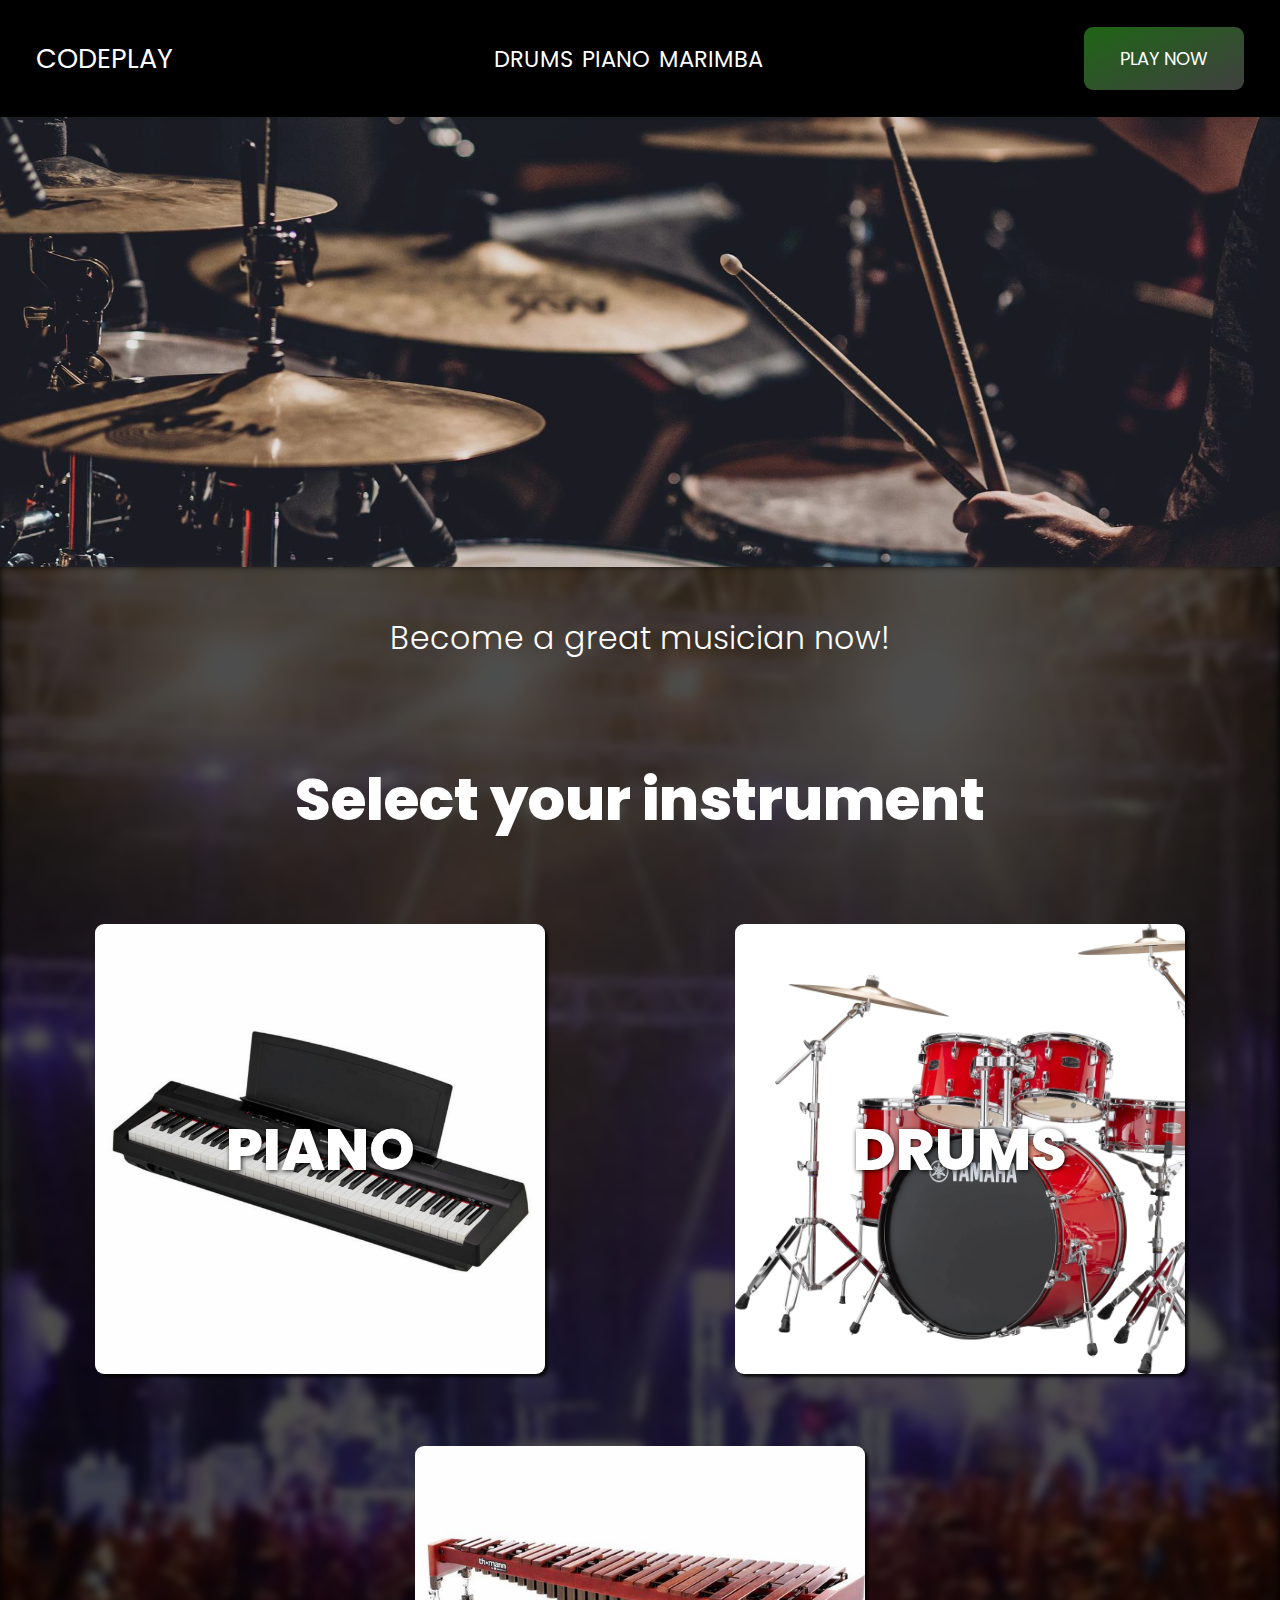
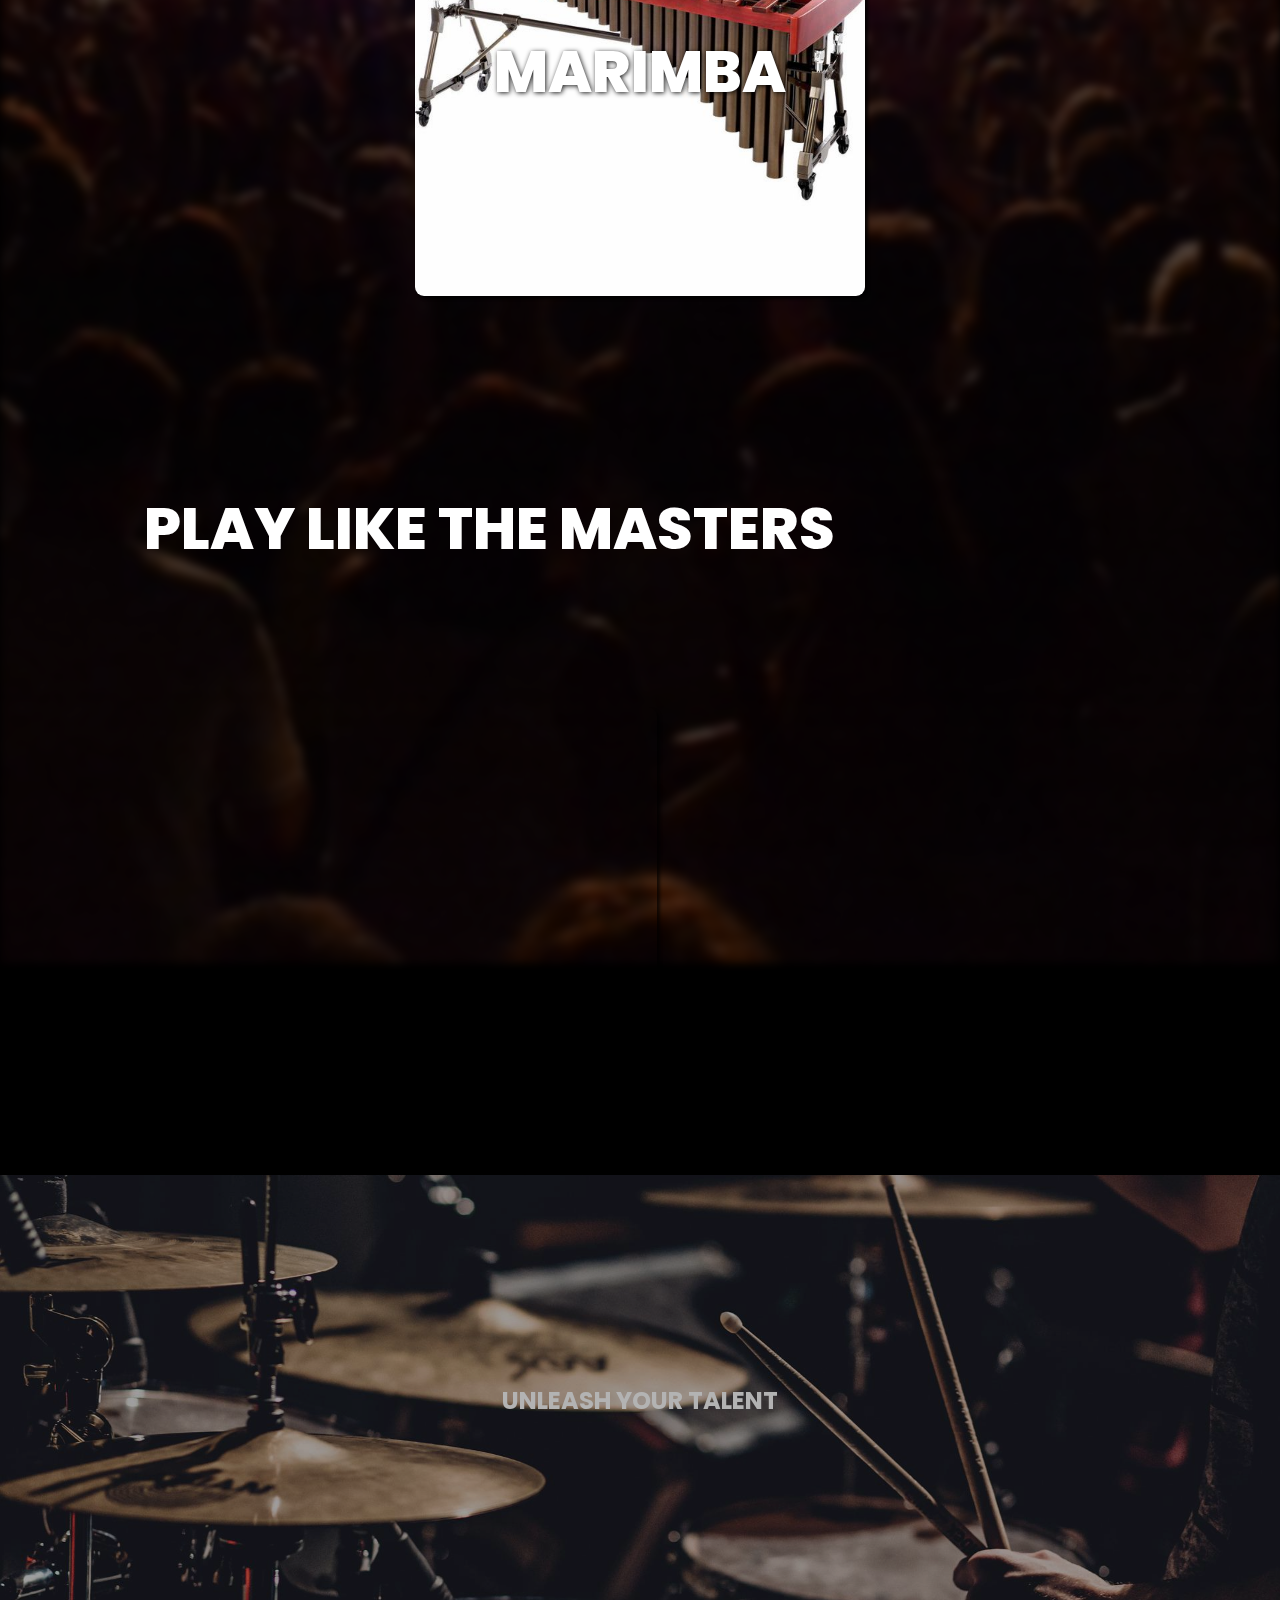
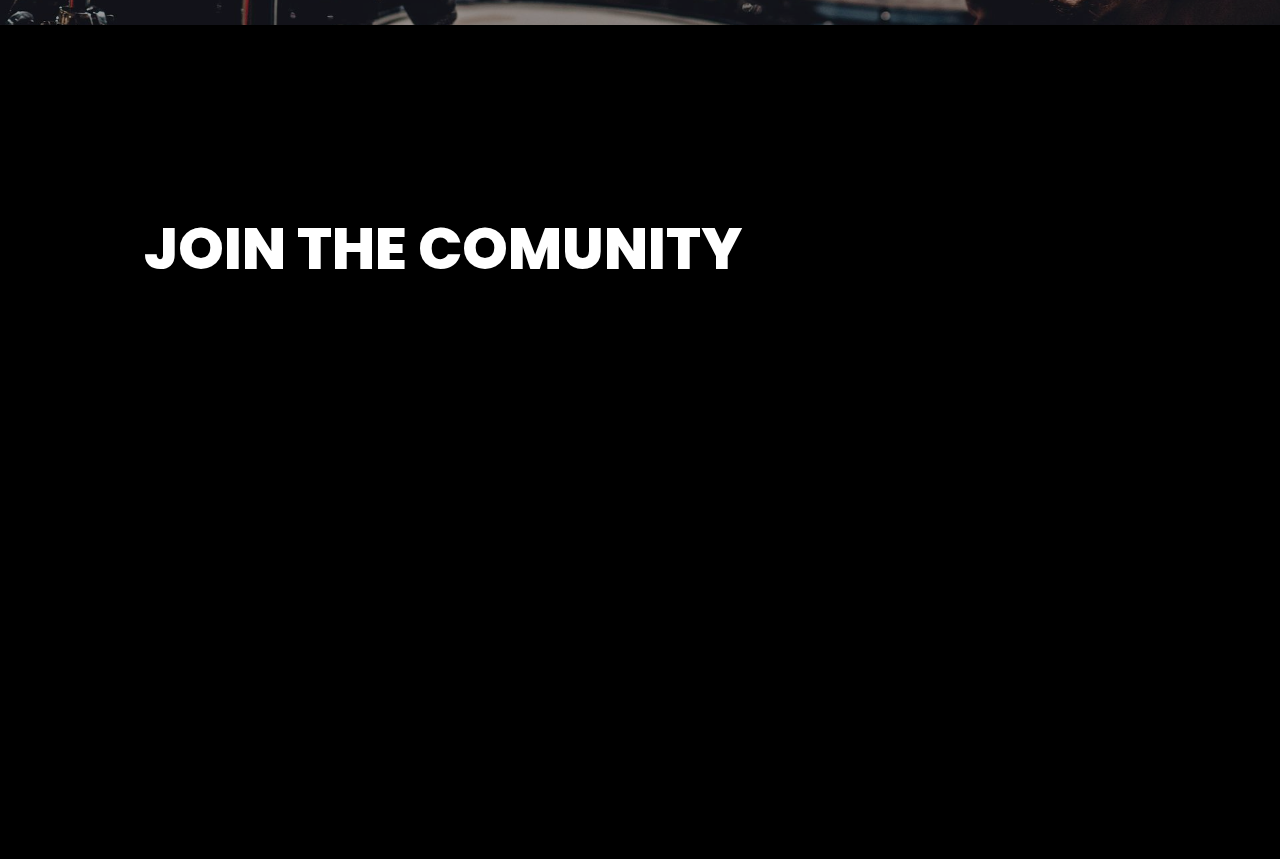
<file: index.html>
<!DOCTYPE html>
<html lang="ES">
<head>
    <meta charset="UTF-8">
    <meta http-equiv="X-UA-Compatible" content="IE=edge">
    <meta name="viewport" content="width=device-width, initial-scale=1.0">
    <title>Batería HOME</title>
    <link href="style.css"  rel="stylesheet" type="text/css">
</head>
<body>

    <header>
        <nav class="nav_bar">
                <div class="logo">CODEPLAY</div>
                <div>
                    <ul>
                        <li>DRUMS</li>
                        <li>PIANO</li>
                        <li>MARIMBA</li>
                    </ul>
                </div>
                <a href="index-bateria.html" class="btn_cta">PLAY NOW</a>
        </nav>
            <img class="banner" src="./images/banner_principal.jpg">
    </header>
    <main>    
        <img class="background" src="./images/fondo-concierto.jpg">
        <section class="select_instrument">
            <h5>Become a great musician now!</h5>
            <h2> Select your instrument</h2>
            <div class="container_instruments">
                <div class="instrument piano">
                    <h3 class="instrument_name">PIANO</h3>
                </div>
                <div class="instrument drums">
                    <h3 class="instrument_name">DRUMS</h3>
                </div>
                <div class="instrument marimba">
                    <h3 class="instrument_name">MARIMBA</h3>
                </div>
            </div>
        </section>

        <section class="play_masters">
            <h2> PLAY LIKE THE MASTERS</h2>
            <div class="container_carrusel">
                <iframe width="560" height="315" src="https://www.youtube.com/embed/K125X_RFyaE" title="YouTube video player" frameborder="0" allow="accelerometer; autoplay; clipboard-write; encrypted-media; gyroscope; picture-in-picture" class="video" allowfullscreen></iframe>
                <iframe width="560" height="315" src="https://www.youtube.com/embed/K125X_RFyaE" title="YouTube video player" frameborder="0" allow="accelerometer; autoplay; clipboard-write; encrypted-media; gyroscope; picture-in-picture" class="video" allowfullscreen></iframe>
                <iframe width="560" height="315" src="https://www.youtube.com/embed/aLzICL_gPgA" title="YouTube video player" frameborder="0" allow="accelerometer; autoplay; clipboard-write; encrypted-media; gyroscope; picture-in-picture" class="video" allowfullscreen></iframe>
                <iframe width="560" height="315" src="https://www.youtube.com/embed/K125X_RFyaE" title="YouTube video player" frameborder="0" allow="accelerometer; autoplay; clipboard-write; encrypted-media; gyroscope; picture-in-picture" class="video" allowfullscreen></iframe>
                <iframe width="560" height="315" src="https://www.youtube.com/embed/aLzICL_gPgA" title="YouTube video player" frameborder="0" allow="accelerometer; autoplay; clipboard-write; encrypted-media; gyroscope; picture-in-picture" class="video" allowfullscreen></iframe>
            </div>
        </section>

        <section class="banner_number2">
                <img class="banner" src="./images/banner_principal.jpg">
                <h2>UNLEASH YOUR TALENT</h2>
        </section> 

        <section class="join_comunity" >
            <h2> JOIN THE COMUNITY</h2>
            <div class="container_carrusel">
                <iframe width="560" height="315" src="https://www.youtube.com/embed/K125X_RFyaE" title="YouTube video player" frameborder="0" allow="accelerometer; autoplay; clipboard-write; encrypted-media; gyroscope; picture-in-picture" class="video" allowfullscreen></iframe>
                <iframe width="560" height="315" src="https://www.youtube.com/embed/aLzICL_gPgA" title="YouTube video player" frameborder="0" allow="accelerometer; autoplay; clipboard-write; encrypted-media; gyroscope; picture-in-picture" class="video" allowfullscreen></iframe>
                <iframe width="560" height="315" src="https://www.youtube.com/embed/K125X_RFyaE" title="YouTube video player" frameborder="0" allow="accelerometer; autoplay; clipboard-write; encrypted-media; gyroscope; picture-in-picture" class="video" allowfullscreen></iframe>
                <iframe width="560" height="315" src="https://www.youtube.com/embed/aLzICL_gPgA" title="YouTube video player" frameborder="0" allow="accelerometer; autoplay; clipboard-write; encrypted-media; gyroscope; picture-in-picture" class="video" allowfullscreen></iframe>
                <iframe width="560" height="315" src="https://www.youtube.com/embed/K125X_RFyaE" title="YouTube video player" frameborder="0" allow="accelerometer; autoplay; clipboard-write; encrypted-media; gyroscope; picture-in-picture" class="video" allowfullscreen></iframe>
                <iframe width="560" height="315" src="https://www.youtube.com/embed/aLzICL_gPgA" title="YouTube video player" frameborder="0" allow="accelerometer; autoplay; clipboard-write; encrypted-media; gyroscope; picture-in-picture" class="video" allowfullscreen></iframe>

            </div>
        </section>
    </main>
    
</body>
</html>
</file>
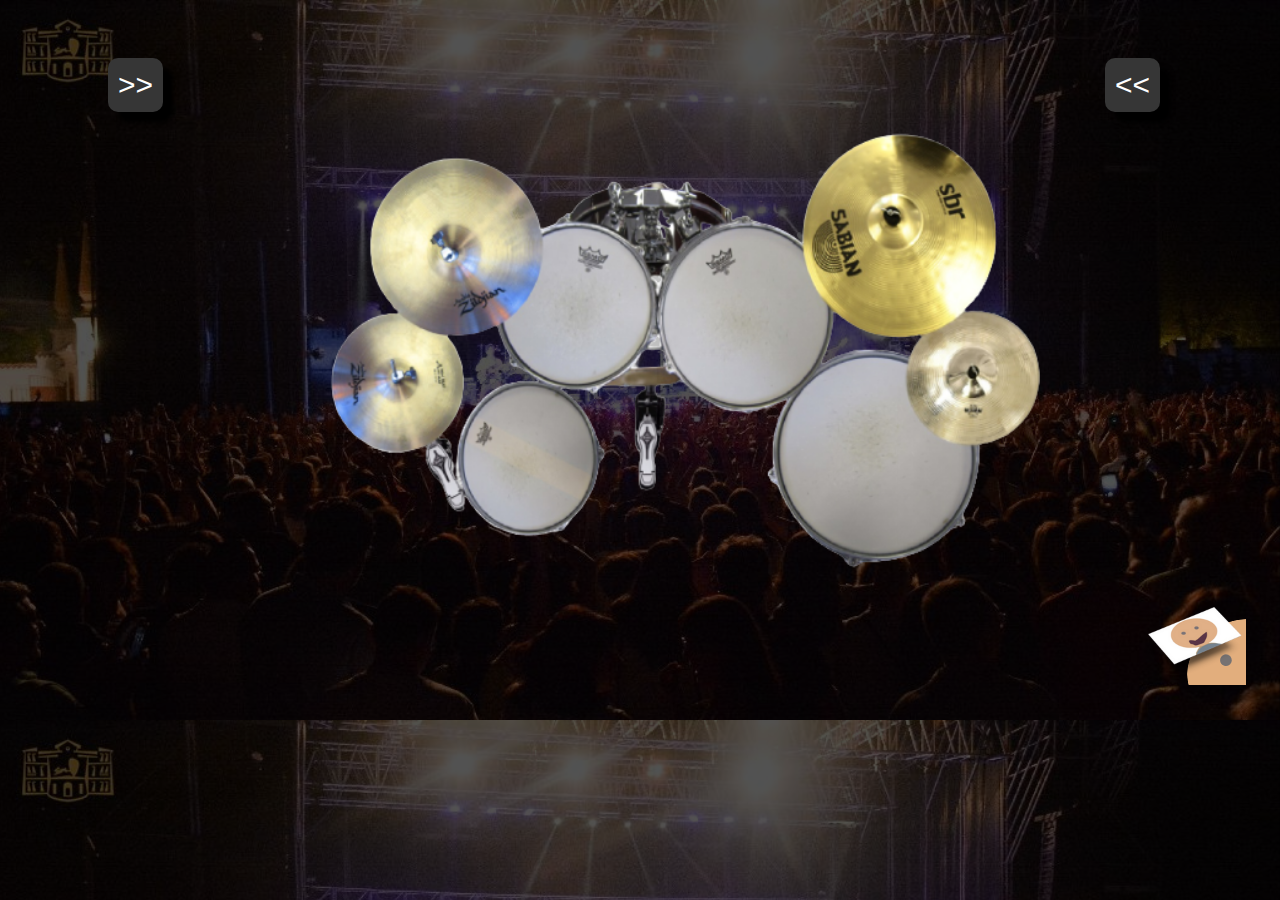
<file: index-bateria.html>
<!DOCTYPE html>
<html lang="en">
<head>
    <meta charset="UTF-8">
    <meta http-equiv="X-UA-Compatible" content="IE=edge">
    <meta name="viewport" content="width=device-width, initial-scale=1.0">
    <title>Toquen el DOM</title>
    <link rel="stylesheet" href="style-bateria.css">

</head>
    <body>
        <container class="menus">
            <div id="mySidenav" class="sidenav">
            <a href="javascript:void(0)" class="closebtn cerrar" onclick="closeNav()">&times;</a>
				<h2>CONTROLS</h2>
				<p>Kick: A | Snare: S | Hihat: D | Tom 1: Q | Tom 2: W | Tom 3: E | Crash 1: R | Crash 2: T | Ride: F</p>
                <h2> BEATS</h2>
                <P>Beat 1:<br>K + A + S + A + S</P>
                <P>Beat 2:<br>K + A + S + A + S</P>
                <P>Beat 3:<br>K + A + S + A + S</P>
                <P>Beat invocar al bibliotecario:<br>Q + S + S + A + D</P>
            </div>
            <span style="font-size:30px;cursor:pointer" onclick="openNav()" id="boton-cerrar"> >> </span>            
            <div id="mySidenav2" class="sidenav2">
                <a href="javascript:void(0)" class="closebtn2 cerrar" onclick="closeNav2()">&times;</a>
                <h2><b>Tutorials</b></h2> 
                <div class="contenedor--videos">
                    <iframe width="260" height="155" src="https://www.youtube.com/embed/HqQT28ro4q8" title="YouTube video player" frameborder="0" allow="accelerometer; autoplay; clipboard-write; encrypted-media; gyroscope; picture-in-picture" allowfullscreen class="decoration-videos"></iframe>
                    <iframe width="260" height="155" src="https://www.youtube.com/embed/aLzICL_gPgA" title="YouTube video player" frameborder="0" allow="accelerometer; autoplay; clipboard-write; encrypted-media; gyroscope; picture-in-picture" allowfullscreen class="decoration-videos"></iframe>
                    <iframe width="260" height="155" src="https://www.youtube.com/embed/HqQT28ro4q8" title="YouTube video player" frameborder="0" allow="accelerometer; autoplay; clipboard-write; encrypted-media; gyroscope; picture-in-picture" allowfullscreen class="decoration-videos"></iframe>
            </div>
            </div>
            <span style="font-size:30px;cursor:pointer" onclick="openNav2()" id="boton-cerrar2"><<</span>

        </container>
            <container class="bateria">
                <img src="images/bibliotecario1.png" id="kick"    class="kick p-bateria" onclick="audio_1.play() , makeSound(key) ">
                <img src="images/bibliotecario1.png" id="snare"   class="snare p-bateria" onclick="audio_2.play() , makeSound(key) ">
                <img src="images/bibliotecario1.png" id="hihat"   class="hihat p-bateria" onclick="audio_3.play() , makeSound(key) ">
                <img src="images/bibliotecario1.png" id="tom-1"   class="tom-1 p-bateria" onclick="audio_4.play() , makeSound(key) ">
                <img src="images/bibliotecario1.png" id="tom-2"   class="tom-2 p-bateria" onclick="audio_5.play() , makeSound(key) ">
                <img src="images/bibliotecario1.png" id="tom-3"   class="tom-3 p-bateria" onclick="audio_6.play() , makeSound(key) ">
                <img src="images/bibliotecario1.png" id="crash-1" class="crash-1 p-bateria" onclick="audio_7.play() , makeSound(key) ">
                <img src="images/bibliotecario1.png" id="crash-2" class="crash-2 p-bateria" onclick="audio_8.play() , makeSound(key) ">
                <img src="images/bibliotecario1.png" id="ride"    class="ride p-bateria" onclick="audio_9.play() , makeSound(key) ">
                <img src="images/bibliotecario1.png" id="elboton"    class="ride p-bateria" onclick=" makeSound(key) ">
                <img src="images/imgbateria.png" class="imgbateria">
                <img src="images/bibliotecario2.png" onclick="sonido.play()"  class="bibliotecario">
            </container>    
        <script src="bateria.js"></script>
    </body>
</html>
</file>
<file: style.css>
/* Estilos generales */
@import url('https://fonts.googleapis.com/css2?family=Nunito+Sans:wght@200;300;400;600;700;800&family=Poppins:wght@100;300;400;500;600;700;800;900&display=swap');

*{
box-sizing: 0;
margin:0;
}
body,html{
width:100%;
font-family: 'Poppins', sans-serif;
}
body{
background-color:black;
cursor: url(/images/cursor-modificado.gif),auto;
}

.background{
position:absolute;
opacity:0.3;
z-index:-1;
object-fit: cover;
width:100%;
height:222%;
background-size:cover;
display:block;
filter:blur(4px)

}
/* style of nav bar */

.nav_bar{
display:flex;
background-color:rgb(0, 0, 0);
align-items:center;
justify-content: center;
justify-content: space-between;
color:white;
padding:2vh;
}
.nav_bar  ul{
display:flex;
margin:0;
padding:0;
padding:0vh 0.5vh;

}
.nav_bar li{
list-style: none;
padding:0vh 0.5vh;
font-size:1.5vh;
}
.nav_bar a{
    color:white;
    text-decoration:none;
font-size:1.5vh;
padding:0.5vh 1.5vh;
border-radius:1vh;
background: linear-gradient(335deg, rgba(64,64,64,1) 0%, rgba(31,101,22,1) 100%);
}

.banner{
width:100%;
height:25vh;
object-fit: cover;
opacity:0.9;
}



/* estyle of select your instrument */

.select_instrument{
display:flex;
flex-direction:column;
color:white;
text-align:center;
margin-top:-1vh;
margin-bottom:2vh;
}

/*  espacio para el text */
.select_instrument h5{
font-size:2vh;
font-weight: 300;
margin:3vh 2vh;
margin-top:4vh;
}
.select_instrument h2{
font-size:4vh;
font-weight: 800;
margin: 1vh 0vh 3vh 0vh ;
}

/* seccion para instrumentos */
.container_instruments{
display:flex;
flex-wrap:wrap;
justify-content: space-around;
}

.instrument{
width:37vh;
height:37vh;
background-color:rgb(179, 179, 179);
display:flex;
align-items:center;
justify-content:center;
color:white;
transition:0.5s;
margin:4vh;
border-radius:1vh;
box-shadow:3px 3px 3px 0px rgba(0, 0, 0, 0.79);
}
.instrument:hover{
width:38vh;
height:38vh;
transition:0.5s;
}

.instrument h3{
text-shadow:1px 1px 5px rgba(0, 0, 0, 0.888);
color:white;
font-size:4vh;
font-weight: 800;
}

.piano{
    background-image:url("./images/piano.jpg");
    background-size:cover;
    filter:blur(0.2px);
}
.drums{
    background-image:url("./images/bateria.webp");
    background-size:cover;
    filter:blur(0.2px);
}
.marimba{
    background-image:url("./images/marimba.jpg");
    background-size:cover;
    filter:blur(0.2px);
}




/* play like masters */
.play_masters{
width:100;
display:flex;
flex-direction:column;
margin:1vh;

}
.play_masters h2{
color:#fff;
font-size:4vh;
font-weight: 800;
margin: 3vh 1vh 3vh 2vh ;
}

.container_carrusel{
display:flex; 
overflow-x: scroll;
cursor:auto;


}

::-webkit-scrollbar{
background-color:transparent;
}
.video{
height:20vh;
width:40vh;
margin:2vh;
border-radius:1vh;
min-width:35vh;
transition:0.5;
opacity:0.8;
box-shadow:3px 3px 3px 0px rgba(0, 0, 0, 0.79);

}
.video:hover{
min-width:35.5vh;
height:20.5vh;
transition:0.5s;
} 
/* estyle of banner */
.banner_number2{
display:flex;
align-items:center;
justify-content: center;
opacity:0.7;
margin:5vh 0vh;
}
.banner_number2 h2{
position:absolute;
color:white;
}

/* join the comunity styles */
.join_comunity {
width:100;
display:flex;
flex-direction:column;
margin:1vh;
}
.join_comunity h2{
color:#fff;
font-size:4vh;
font-weight: 800;
margin: 3vh 1vh 3vh 2vh ;

}


@media (min-width:629px){
    .nav_bar{
        padding:3vh 4vh;
    }
    .logo{
        font-size:3vh;
    }
    .nav_bar li{
        font-size:2.5vh;
    }
    .nav_bar a{
        font-size:2vh;
        padding:2vh 4vh;
    }
    .banner, .banner2{
        height:50vh;
    }

    /*  fin del header */
    .select_instrument{
        
    }
    .select_instrument h5{
        font-size:3.5vh;
        margin:5.5vh;
    }
    .select_instrument h2{
        font-size:6.5vh;
        margin:5vh;
    }
    .instrument{
        width:50vh;
        height:50vh;
    }
    .instrument:hover{
        width:51vh;
        height:51vh;
    }
    .instrument h3{
        font-size:6.5vh;
    }

    /*  play masters */
    .play_masters h2, .join_comunity h2{
        font-size:6.5vh;
        margin-top:15vh;
        margin-left: 15vh;
    }
    .container_carrusel{
        margin:9vh ;
    }

    .video{
        height:35vh;
        min-width:60vh;
        margin:3vh;
    }

    
}
</file>
<file: style-bateria.css>
body {
font-family: "Poppins", sans-serif;
background-color: gray;
overflow: hidden;
background-image: url("images/imgfondo.png");
background-size: cover;
}

.menus{
display:flex;
justify-content:space-between;
}

.sidenav {
height: 100%;
width: 0;
position: absolute;
z-index: 1;
top: 0;
left: 0;
background-color: #111;
overflow-x: hidden;
transition: 0.5s;
padding-top: 60px;
}

.sidenav a {
padding: 8px 8px 8px 32px;
text-decoration: none;
font-size: 25px;
color: #818181;
display: block;
transition: 0.3s;
}

.sidenav a:hover {
color: #f1f1f1;
}

.sidenav .closebtn {
position: absolute;
top: 0;
right: 25px;
font-size: 36px;
margin-left: 50px;
}

@media screen and (max-height: 450px) {
.sidenav {padding-top: 15px;}
.sidenav a {font-size: 18px;}
}

p, h2{
padding: 10px;
margin-top: -10px;
font-weight: 600;
color: white;
text-align: center;
}

#boton-cerrar{
color:white;
margin-top:50px;
margin-left:100px;
background-color:#363636;
padding:10px;
border-radius:10px;
box-shadow:10px 10px 5px rgb(0, 0, 0);
transition:0.5s;
}
#boton-cerrar:hover{
    padding:12px;
    transition:0.5s;
}

/*fin--------primer----menu-*/


/*segundo menú*/

.sidenav2 {
height: 100%;
width: 0;
position: absolute;
z-index: 1;
top: 0;
right: 0;
background-color: #111;
overflow-x: hidden;
transition: 0.5s;
padding-top: 60px;

}

.sidenav2 a {
padding: 8px 8px 8px 32px;
text-decoration: none;
font-size: 25px;
color: #818181;
display: block;
transition: 0.3s;
}

.sidenav2 a:hover {
color: #f1f1f1;
}

.sidenav2 .closebtn2 {
position: absolute;
top: 0;
right: 25px;
font-size: 36px;
margin-left: 50px;
}

@media screen and (max-height: 450px) {
.sidenav2 {padding-top: 15px;}
.sidenav2 a {font-size: 18px;}
}

p,h2{
padding:20px;
font-weight: 600;
color:white;
text-align:center;
}

#boton-cerrar2{
color:white;
margin-top:50px;
right:120px;
background-color:#363636;
padding:10px;
border-radius:10px;
box-shadow:10px 10px 5px rgb(0, 0, 0);
position:absolute;
transition:0.5;
}
#boton-cerrar2:hover{
    padding:12px;
    transition:0.5s;
}



.imgbateria{
margin: 5%;
margin-left: 270px;
height: 500px;
width: 800px;
margin-top:10px;
pointer-events: none;
}

.decoration-videos{
    padding-left:28px;
    padding-bottom: 15px;;
}

/*Fin-----del-----segundo----menu*/



/*alineacion-----de----los-----botones----BATERIA*/

.p-bateria{
border-radius: 100px;
border: none;
color: black;
margin: 1rem;
padding: 1rem 1rem;
font-size: 1.3rem;
text-indent: -9999px;
opacity:0;
cursor: pointer;
}
.p-bateria:hover{
    opacity:0.3;
}

.kick {
position: absolute;
width: 140px;
height: 140px;
left: 570px;
top: 313px;
}

.snare {
position: absolute;
width: 140px;
height: 140px;
left: 420px;
top: 355px;

}
.hihat {
position: absolute;
width: 140px;
height: 140px;
left: 290px;
top: 270px;
}
.tom-1 {
position: absolute;
width: 140px;
height: 140px;
left: 490px;
top: 220px;

}
.tom-2 {
position: absolute;
width: 140px;
height: 140px;
left: 660px;
top: 230px;
}
.tom-3 {
position: absolute;
width: 150px;
height: 150px;
left: 770px;
top: 370px;

}
.crash-1 {
position: absolute;
width: 140px;
height: 140px;
left: 370px;
top: 165px;
}
.crash-2 {
position: absolute;
width: 180px;
height: 180px;
left: 775px;
top: 115px;
}
.ride {
position: absolute;
width: 120px;
height: 120px;
left: 877px;
top: 285px;
}

/*FIN----DE----ALINEACIÓN DE PARTES DE LA BATERIA (P-BATERIA)*/


.bibliotecario{
    width:100px;
    height:100px;
    background-image:url(/images/bibliotecario1.png);
    cursor:pointer;
}
.bibliotecario:hover{
    width:120px;
    height:120px;
    box-shadow: solid 2px 2px 2px #818181;
}
</file>
